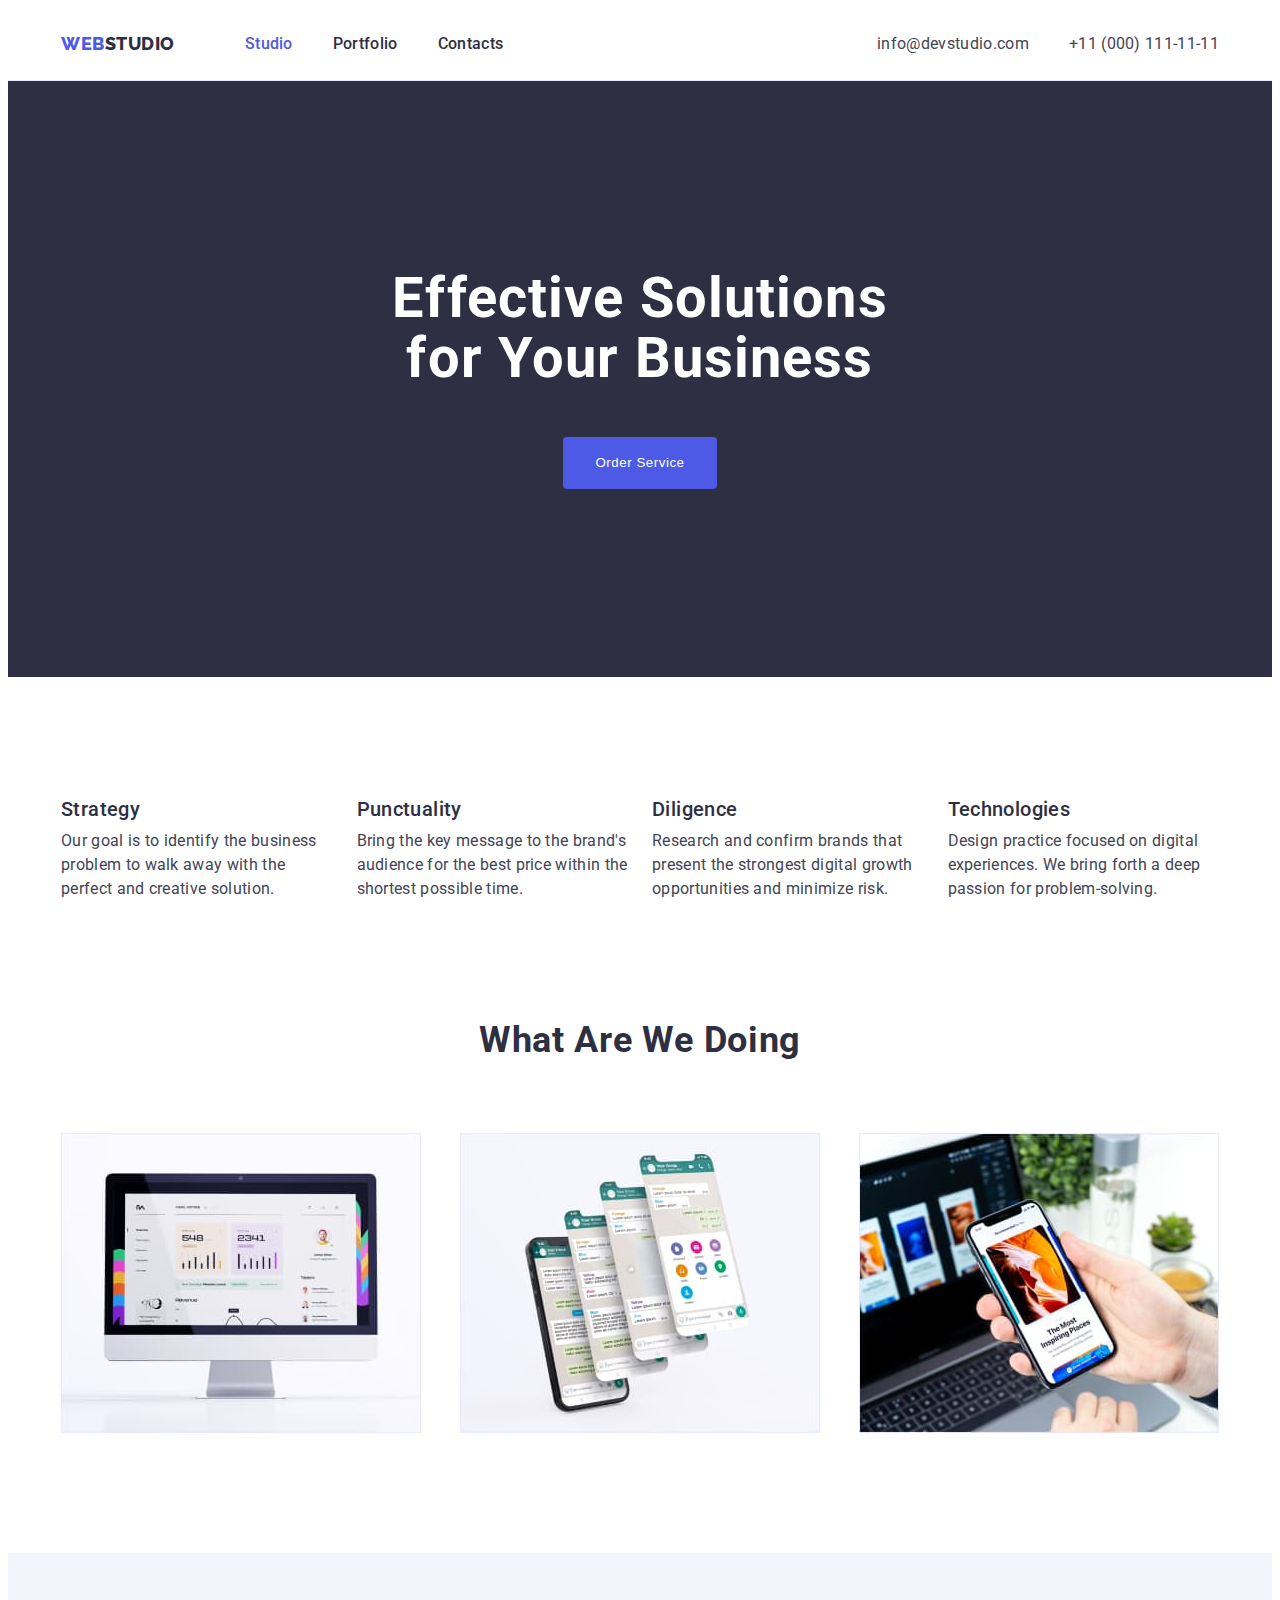
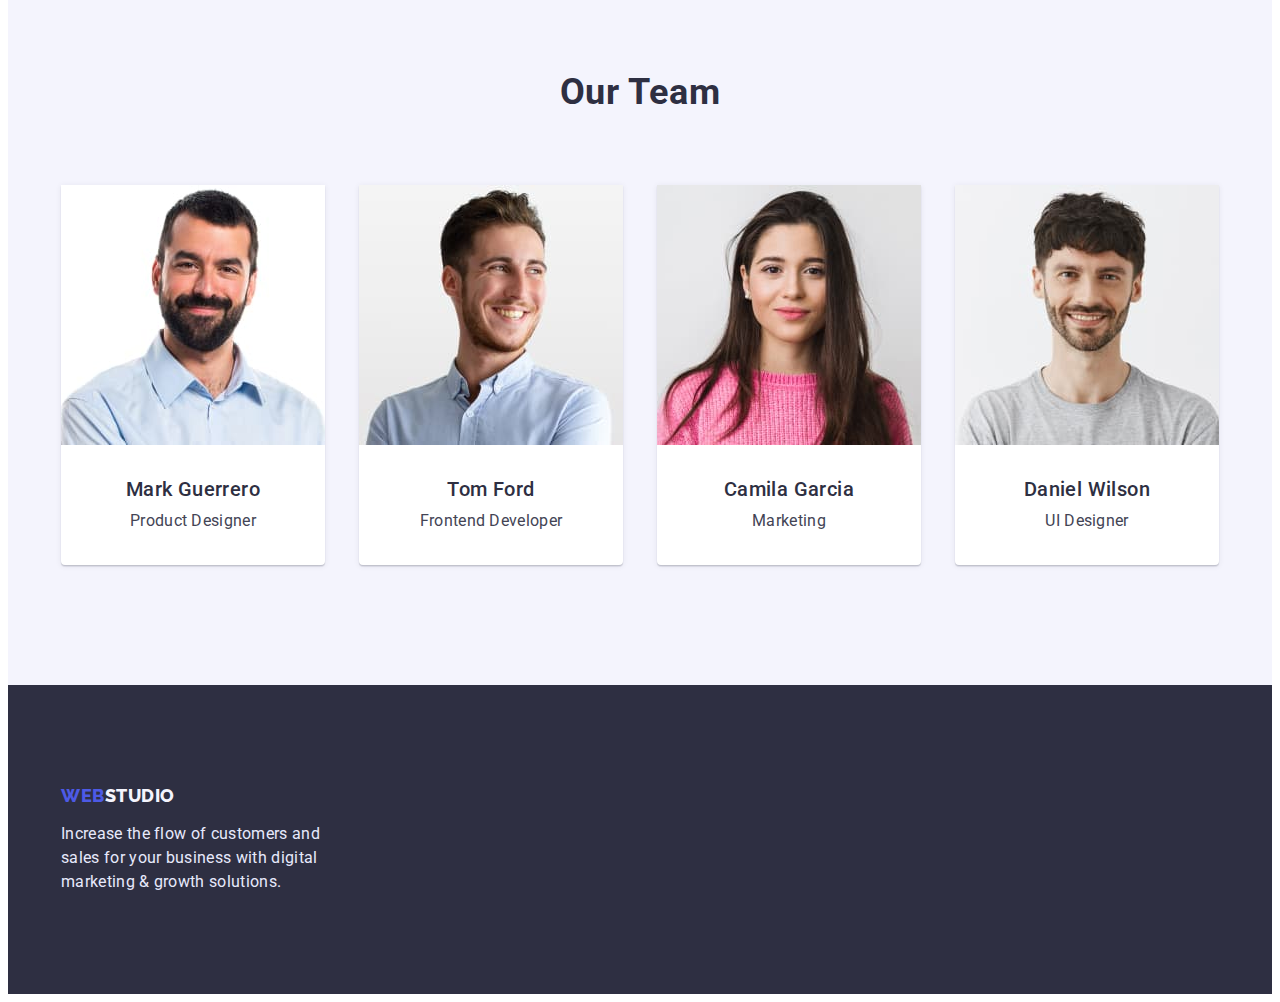
<file: index.html>
<!DOCTYPE html>
<html lang="en">
<head>
    <meta charset="UTF-8">
    <meta http-equiv="X-UA-Compatible" content="IE=edge">
    <meta name="viewport" content="width=device-width, initial-scale=1.0">
    <title>Webstudio</title>
    <link rel="preconnect" href="https://fonts.googleapis.com">
    <link rel="preconnect" href="https://fonts.gstatic.com" crossorigin>
    <link href="https://fonts.googleapis.com/css2?family=Raleway:wght@800&family=Roboto:wght@400;500;700;900&display=swap" rel="stylesheet">
    <link rel="stylesheet" href="https://cdnjs.cloudflare.com/ajax/libs/modern-normalize/1.1.0/modern-normalize.min.css" integrity="sha512-wpPYUAdjBVSE4KJnH1VR1HeZfpl1ub8YT/NKx4PuQ5NmX2tKuGu6U/JRp5y+Y8XG2tV+wKQpNHVUX03MfMFn9Q==" crossorigin="anonymous" referrerpolicy="no-referrer" />
    <link rel="stylesheet" href="./css/styles.css" />
</head>
<body>
    <!-- HEADER -->
    <header class="header">
        <div class="container header-container">
            <nav class="header-nav">
                <a class="header-logo link" href="./index.html">Web<span class="header-logo-span">Studio</span></a>
                <ul class="menu-list">
                    <li class="menu-item list"><a class="menu-active link" href="./index.html">Studio</a></li>
                    <li class="menu-item list"><a class="menu-link link" href="./portfolio.html">Portfolio</a></li>
                    <li class="menu-item list"><a class="menu-link link" href="">Contacts</a></li>
                </ul>
            </nav>
    <!-- CONTACTS -->
            <address>
                <ul class="header-contacts">
                    <li class="contacts-item list"><a class="contacts-link link" href="mailto:info@devstudio.com">info@devstudio.com</a></li>
                    <li class="contacts-item list"><a class="contacts-link link" href="tel:+110001111111">+11 (000) 111-11-11</a></li>            
                </ul>
            </address>

        </div>
    </header>
    <main>
    <!-- HERO -->
        <section class="hero section">
            <div class="container">
                <h1 class="hero-title">Effective Solutions for Your Business</h1>
                <button class="hero-btn" type="button">Order Service</button>
            </div>
        </section>
    <!-- FEATURES -->
        <section class="features section">
            <div class="container">
                <h2 class="title-hidden">Features</h2>
                <ul class="features-list features-container">
                    <li class="features-item list">
                        <h3 class="section-subtitle">Strategy</h3>
                        <p class="section-text">Our goal is to identify the business problem to walk away with the perfect and creative solution. </p>
                    </li>
                    <li class="features-item list">
                        <h3 class="section-subtitle">Punctuality</h3>
                        <p class="section-text">Bring the key message to the brand's audience for the best price within the shortest possible time.</p>
                    </li>
                    <li class="features-item list">
                        <h3 class="section-subtitle">Diligence</h3>
                        <p class="section-text">Research and confirm brands that present the strongest digital growth opportunities and minimize risk.</p>
                    </li>
                    <li class="features-item list">
                        <h3 class="section-subtitle">Technologies</h3>
                        <p class="section-text">Design practice focused on digital experiences. We bring forth a deep passion for problem-solving.</p>
                    </li>
                </ul>
            </div>
        </section>
    <!-- EXAMPLES -->
        <section class="examples section">
            <div class="container">
                <h2 class="section-title">What are we doing</h2>
                <ul class="examples-list">
                    <li class="examples-item list"><img src="./images/our-work/monitor.jpg" alt="monitor" width="360" height="300"/></li>
                    <li class="examples-item list"><img src="./images/our-work/screens.jpg" alt="screens" width="360" height="300" /></li>
                    <li class="examples-item list"><img src="./images/our-work/mobile.jpg" alt="mobile" width="360" height="300" /></li>
                </ul>
            </div>
        </section>
    <!-- OUR TEAM -->
        <section class="team section">
            <div class="container">
                <h2 class="section-title">Our Team</h2>
                <ul class="team-list">
                    <li class="team-item list">
                        <img src="./images/our-team/mark-guerrero.jpg" alt="Mark Guerrero" width="264" height="260" />
                        <div class="team-description">
                            <h3 class="section-subtitle">Mark Guerrero</h3>
                            <p class="section-text">Product Designer</p>
                        </div>
                    </li>
                    <li class="team-item list">
                        <img src="./images/our-team/tom-ford.jpg" alt="Tom Ford" width="264" height="260" />
                        <div class="team-description">
                            <h3 class="section-subtitle">Tom Ford</h3>
                            <p class="section-text">Frontend Developer</p>
                        </div>
                    </li>
                    <li class="team-item list">
                        <img src="./images/our-team/camila-garcia.jpg" alt="Camila Garcia" width="264" height="260" />
                        <div class="team-description">
                            <h3 class="section-subtitle">Camila Garcia</h3>
                            <p class="section-text">Marketing</p>
                        </div>
                    </li>
                    <li class="team-item list">
                        <img src="./images/our-team/daniel-wilson.jpg" alt="Daniel Wilson" width="264" height="260" />
                        <div class="team-description">
                            <h3 class="section-subtitle">Daniel Wilson</h3>
                            <p class="section-text">UI Designer</p>
                        </div>
                    </li>
                </ul>
            </div>
        </section>
    </main>
    <!-- FOOTER -->
    <footer class="footer">
        <div class="container">
            <a class="footer-logo link" href="./index.html">Web<span class="footer-logo-span">Studio</span></a>
            <p class="footer-text section-text">Increase the flow of customers and sales for your business with digital marketing & growth solutions.</p>
        </div>
    </footer>
</body>
</html>
</file>
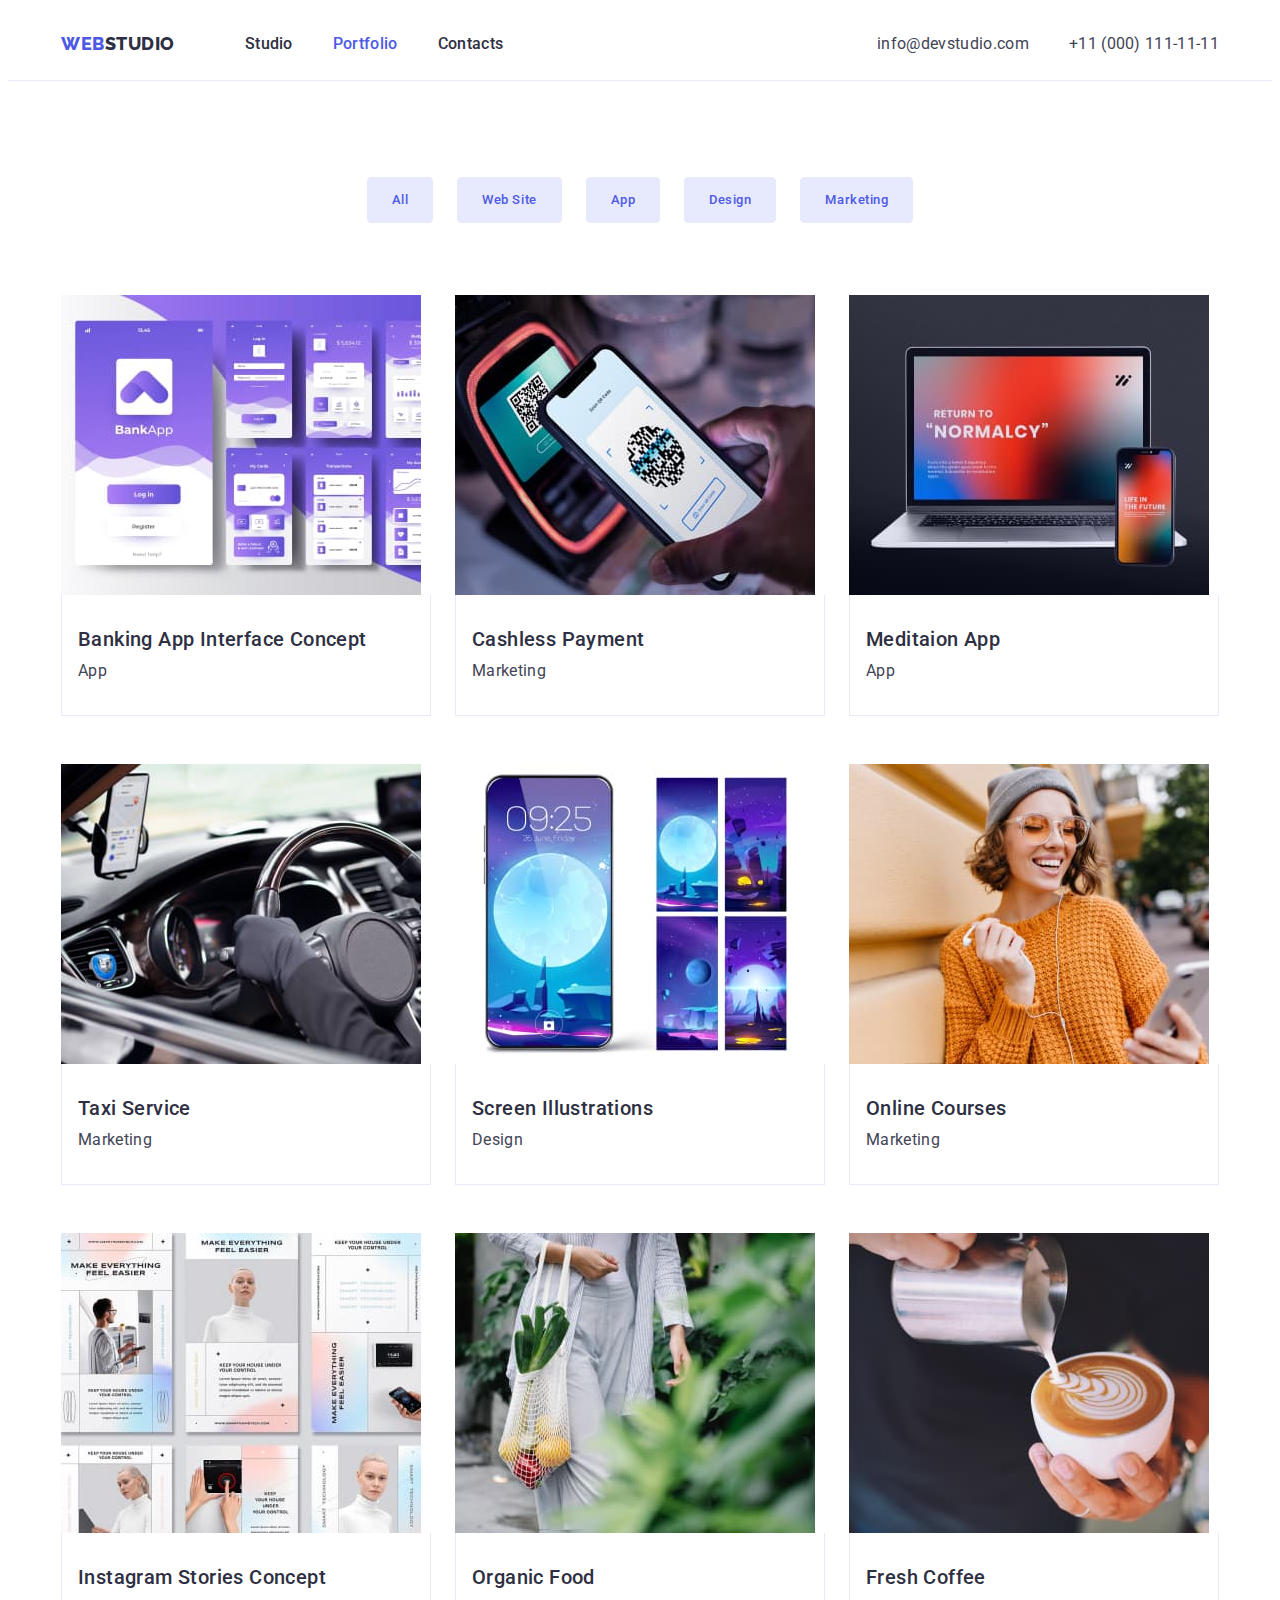
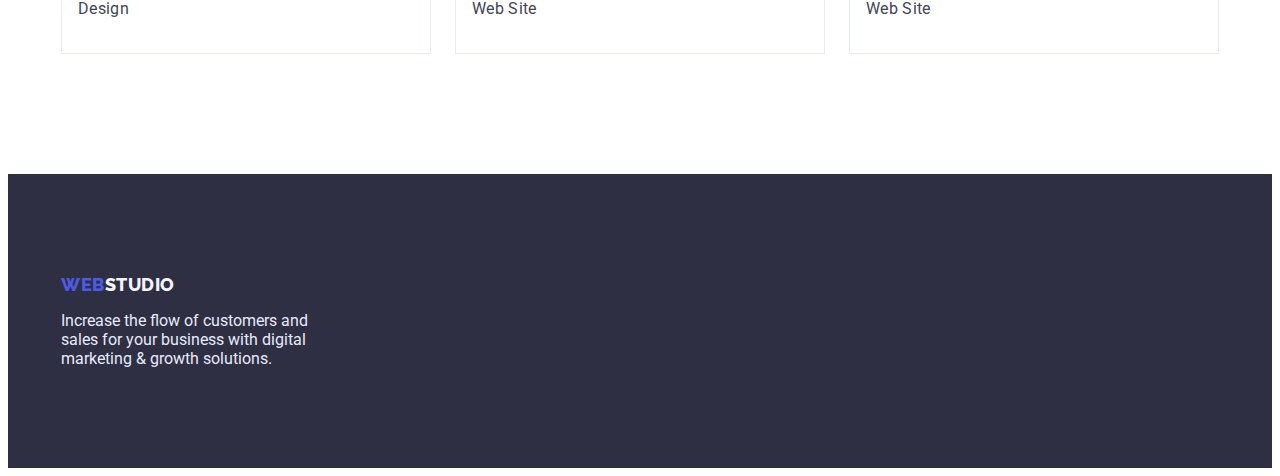
<file: portfolio.html>
<!DOCTYPE html>
<html lang="en">
<head>
    <meta charset="UTF-8">
    <meta http-equiv="X-UA-Compatible" content="IE=edge">
    <meta name="viewport" content="width=device-width, initial-scale=1.0">
    <title>Webstudio</title>
    <link rel="preconnect" href="https://fonts.googleapis.com">
    <link rel="preconnect" href="https://fonts.gstatic.com" crossorigin>
    <link href="https://fonts.googleapis.com/css2?family=Raleway:wght@800&family=Roboto:wght@400;500;700;900&display=swap" rel="stylesheet">
    <link rel="stylesheet" href="https://cdnjs.cloudflare.com/ajax/libs/modern-normalize/1.1.0/modern-normalize.min.css" integrity="sha512-wpPYUAdjBVSE4KJnH1VR1HeZfpl1ub8YT/NKx4PuQ5NmX2tKuGu6U/JRp5y+Y8XG2tV+wKQpNHVUX03MfMFn9Q==" crossorigin="anonymous" referrerpolicy="no-referrer" />
    <link rel="stylesheet" href="./css/styles.css" />
</head>
<body>
   <!-- HEADER -->
   <header class="header">
        <div class="container header-container">
            <nav class="header-nav">
                <a class="header-logo link" href="./index.html">Web<span class="header-logo-span">Studio</span></a>
                <ul class="menu-list">
                    <li class="menu-item list"><a class="menu-link link" href="./index.html">Studio</a></li>
                    <li class="menu-item list"><a class="menu-active link" href="./portfolio.html">Portfolio</a></li>
                    <li class="menu-item list"><a class="menu-link link" href="">Contacts</a></li>
                </ul>
            </nav>
            <address>
        <!-- CONTACTS -->
                <ul class="header-contacts">
                    <li class="contacts-item list"><a class="contacts-link link" href="mailto:info@devstudio.com">info@devstudio.com</a></li>
                    <li class="contacts-item list"><a class="contacts-link link" href="tel:+110001111111">+11 (000) 111-11-11</a></li>            
                </ul>
            </address>
        </div>
    </header>
    <main>
        <section class="filter section">
            <div class="container">
                <h1 class="title-hidden">Portfolio</h1>
        <!-- FILTER -->
                    <ul class="filter-list">
                        <li class="filter-item list"><button class="filter-btn" type="button">All</button></li>
                        <li class="filter-item list"><button class="filter-btn" type="button">Web Site</button></li>
                        <li class="filter-item list"><button class="filter-btn" type="button">App</button></li>
                        <li class="filter-item list"><button class="filter-btn" type="button">Design</button></li>
                        <li class="filter-item list"><button class="filter-btn" type="button">Marketing</button></li>
                    </ul>
        <!-- SECTION -->
                    <ul class="section-list">
                        <li class="section-item list">
                            <img src="./images/portfolio/1.jpg" alt="banking-app" width="360" height="300" />
                            <div class="section-discription">
                                <h2 class="section-subtitle">Banking App Interface Concept</h3>
                                <p class="section-text">App</p>
                            </div>
                        </li>
                        <li class="section-item list">
                            <img src="./images/portfolio/2.jpg" alt="mobile-pay" width="360" height="300" />
                            <div class="section-discription">
                                <h2 class="section-subtitle">Cashless Payment</h3>
                                <p class="section-text">Marketing</p>
                            </div>
                        </li>
                        <li class="section-item list">
                            <img src="./images/portfolio/3.jpg" alt="mediation-app" width="360" height="300" />
                            <div class="section-discription">
                                <h2 class="section-subtitle">Meditaion App</h3>
                                <p class="section-text">App</p>
                            </div>
                        </li>
                        <li class="section-item list">
                            <img src="./images/portfolio/4.jpg" alt="driver" width="360" height="300" />
                            <div class="section-discription">
                                <h2 class="section-subtitle">Taxi Service</h3>
                                <p class="section-text">Marketing</p>
                            </div>
                        </li>
                        <li class="section-item list">
                            <img src="./images/portfolio/5.jpg" alt="wallpaper" width="360" height="300" />
                            <div class="section-discription">
                                <h2 class="section-subtitle">Screen Illustrations</h3>
                                <p class="section-text">Design</p>
                            </div>
                        </li>
                        <li class="section-item list">
                            <img src="./images/portfolio/6.jpg" alt="woman wit phone" width="360" height="300" />
                            <div class="section-discription">
                                <h2 class="section-subtitle">Online Courses</h3>
                                <p class="section-text">Marketing</p>
                            </div>
                        </li>
                        <li class="section-item list">
                            <img src="./images/portfolio/7.jpg" alt="collage" width="360" height="300" />
                            <div class="section-discription">
                                <h2 class="section-subtitle">Instagram Stories Concept</h3>
                                <p class="section-text">Design</p>
                            </div>
                        </li>
                        <li class="section-item list">
                            <img src="./images/portfolio/8.jpg" alt="woman with bag" width="360" height="300" />
                            <div class="section-discription">
                                <h2 class="section-subtitle">Organic Food</h3>
                                <p class="section-text">Web Site</p>
                            </div>
                        </li>
                        <li class="section-item list">
                            <img src="./images/portfolio/9.jpg" alt="coffee" width="360" height="300" />
                            <div class="section-discription">
                                <h2 class="section-subtitle">Fresh Coffee</h3>
                                <p class="section-text">Web Site</p>
                            </div>
                        </li>
                    </ul>
            </div>
        </section>
    </main>
     <!-- FOOTER -->
     <footer class="footer">
        <div class="container">
            <a class="footer-logo link" href="./index.html">Web<span class="footer-logo-span">Studio</span></a>
            <p class="footer-text text">Increase the flow of customers and sales for your business with digital marketing & growth solutions.</p>
        </div>
    </footer>
</body>
</html>
</file>
<file: css/styles.css>
:root {
--primary-color: #FFFFFF;
--secondary-color: #2E2F42;
--primary-font: 'Roboto', sans-serif;
--secondary-font: 'Raleway', sans-serif;
--primary-accent-color: #E7E9FC;
--secondary-accent-color: #4D5AE5;
--active-color: #404BBF;
--paragraph-color: #434455;
--light-bgc: #F4F4FD;
}


h1, h2, h3, h4, p {
    margin-top: 0;
    margin-bottom: 0;
}

ul, ol {
    margin-top: 0;
    margin-bottom: 0;
    padding-left: 0;
}

img {
    display: block;
    max-width: 100%;
    height: auto;
}

address {
    font-style: normal;
}

button {
    cursor: pointer;
}

.list {
    list-style: none;
}

.link {
    text-decoration: none;
}

body{
    background-color: var(--primary-color);
    font-family: var(--primary-font);
    font-size: 16px;
}

.container {
    width: 1158px;
    padding: 0 15px;
    margin: 0 auto;
}

/* ==========COMPONENTS========== */

.section {
    padding-top: 120px;
    padding-bottom: 120px;
}

.section-title {
    font-size: 36px;
    line-height: 1.11;
    letter-spacing: 0.02em;
    text-transform: capitalize;
    color: var(--secondary-color);
    margin-bottom: 72px;
    text-align: center;
}

.section-subtitle {
    font-weight: 500;
    font-size: 20px;
    line-height: 1.2;
    letter-spacing: 0.02em;
    color: var(--secondary-color);
    margin-bottom: 8px;

}

.section-text {
    line-height: 1.5;
    letter-spacing: 0.02em;
    color: var(--paragraph-color);
}

.menu-active {
    font-weight: 500;
    line-height: 1.5;
    letter-spacing: 0.02em;
    color: var(--secondary-accent-color);
}

/* ==========HEADER========== */

.header {
    border-bottom: 1px solid var(--primary-accent-color);
    padding-top: 24px;
    padding-bottom: 24px;
}

.header-container {
    display: flex;
    align-items: center;
    
}

.header-nav {
    display: flex;
    align-items: center;
    margin-right: auto;
}

.menu-list {
    display: flex;
    align-items: center;
    gap:40px;
}

.menu-item {

}

.header-logo {
    font-family: var(--secondary-font);
    font-weight: 800;
    font-size: 18px;
    line-height: 1.33;
    letter-spacing: 0.03em;
    text-transform: uppercase; 
    color: var(--secondary-accent-color);
    margin-right: 70px;
}

.header-logo-span {
    color: var(--secondary-color);
}

.menu-link {
    font-weight: 500;
    line-height: 1.5;
    letter-spacing: 0.02em;
    color: var(--secondary-color);
}

.menu-link:hover,
.menu-link:active,
.menu-link:focus {
    color: var(--secondary-accent-color);
}

/* ==========CONTACTS========== */

.header-contacts {
    display: flex;
    gap: 40px;
}

.contacts-item {
}

.contacts-link {
    line-height: 1.5;
    letter-spacing: 0.02em;
    color: var(--paragraph-color);
}

.contacts-link:hover,
.contacts-link:active,
.contacts-link:focus {
    color: var(--secondary-accent-color);
}

/* ==========HERO========== */

.hero {
    background-color: var(--secondary-color);
    padding-top: 188px;
    padding-bottom: 188px;
    text-align: center;
}

.hero-content {
 
}

.hero-title {
    max-width: 500px;
    font-size: 56px;
    line-height: 1.07;
    letter-spacing: 0.02em;
    color: var(--primary-color);
    margin-left: auto;
    margin-right: auto;
}

.hero-btn {
    font-weight: 500;
    line-height: 1.5;
    letter-spacing: 0.04em;
    color: var(--primary-color);
    background-color: var(--secondary-accent-color);
    margin-top: 48px;
    border-radius: 4px;
    padding: 16px 32px;
    border: none;
}

.hero-btn:hover,
.hero-btn:active,
.hero-btn:focus {
    background-color: var(--active-color);
}

/* ========== FEATURES ========== */

.features {
    padding-bottom: 0;
}
.features-container {

}


.features-list {
    display: flex;
    justify-content: space-between;
}

.features-item {
    flex-basis: calc((100% - 3*24px)/4);
}

.title-hidden {
    position: absolute;
    width: 1px;
    height: 1px;
    margin: -1px;
    border: 0;
    padding: 0;
    white-space: nowrap;
    clip-path: inset(100%);
    clip: rect(0 0 0 0);
    overflow: hidden;
  }

/* ========== EXAMPLES ========== */

.examples {
    padding-top: 120px;
    padding-bottom: 120px;
}

.examples-list {
    display: flex;
    justify-content: space-between;
    gap: 24px;
}

/* ========== OUR TEAM ========== */

.team {
    background-color: var(--light-bgc);
}

.team-list {
    display: flex;
    justify-content: space-between;
}



.team-item {
   background-color: var(--primary-color);
   text-align: center; 
   box-shadow: 
   0px 1px 6px rgba(46, 47, 66, 0.08), 
   0px 1px 1px rgba(46, 47, 66, 0.16), 
   0px 2px 1px rgba(46, 47, 66, 0.08);
   border-radius: 0px 0px 4px 4px;
}

.team-description {
padding: 32px 16px;

}

/* ========== FOOTER========== */

.footer {
    background-color: var(--secondary-color);
    padding-top: 100px;
    padding-bottom: 100px;
}

.footer-container {

}

.footer-logo {
    font-family: var(--secondary-font);
    font-weight: 800;
    font-size: 18px;
    line-height: 1.17;
    letter-spacing: 0.03em;
    text-transform: uppercase;
    color: var(--secondary-accent-color);

}

.footer-logo-span {
    color: var(--light-bgc);
}

.footer-text {
    color: var(--primary-accent-color);
    margin-top: 16px;
    width: 264px;
}

/* ========== FILTER========== */

.filter {
    padding-top: 96px;
}

.filter-list {
    display: flex;
    justify-content: center;
    margin-bottom: 72px;
    gap: 24px;
}

.filter-btn {
    font-family: var(--primary-font);
    font-weight: 500;
    line-height: 1.5;
    letter-spacing: 0.04em;
    background-color: var(--primary-accent-color);
    color: var(--secondary-accent-color);
    border-radius: 4px;
    border: 1px solid var(--primary-accent-color);
    padding: 12px 24px;
}

.filter-btn:hover,
.filter-btn:active,
.filter-btn:focus {
    background-color: var(--active-color);
    color: var(--primary-color);
}

/* ========== SECTION ========== */

.section-list {
    display: flex;
    column-gap: 24px;
    row-gap: 48px;
    flex-wrap: wrap;
}

.section-item {
    flex-basis: calc((100% - 2*24px)/3);
}

.section-discription{
    padding-top: 32px ;
    padding-bottom: 32px;
    padding-left: 16px;
    border-top: none;
    border-right: 1px solid var(--primary-accent-color);
    border-left: 1px solid var(--primary-accent-color);
    border-bottom: 1px solid var(--primary-accent-color);
}
</file>
